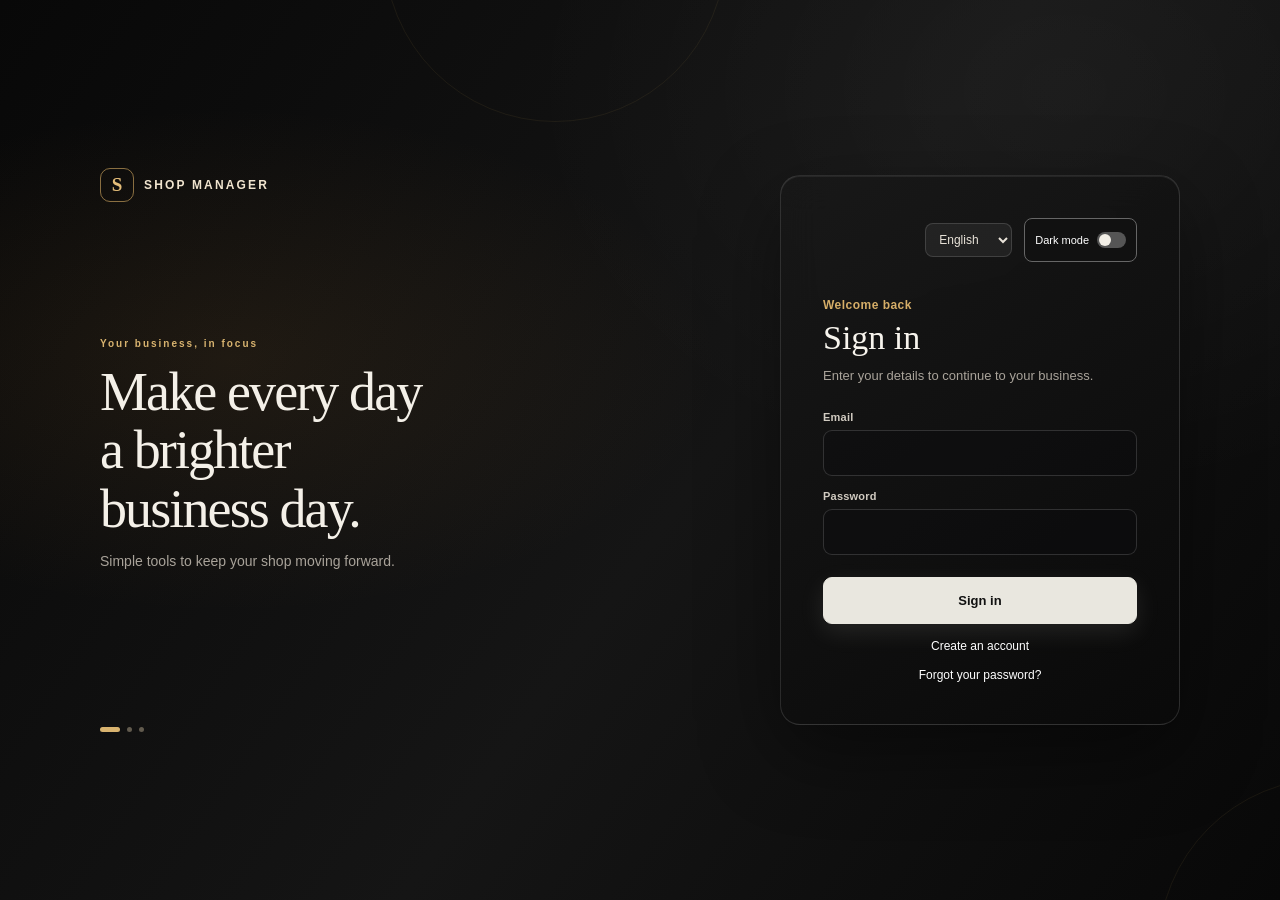
<file: frontend/index.html>
<!doctype html>
<html lang="en" data-theme="light">
  <head>
    <meta charset="UTF-8" />
    <meta name="viewport" content="width=device-width, initial-scale=1.0" />
    <title>Shop Manager</title>
    <link rel="stylesheet" href="css/style.css" />
    <link rel="manifest" href="manifest.json" />
    <meta name="theme-color" content="#2563eb" />
  </head>
  <body>
    <section class="auth-screen" id="authScreen">
      <div class="auth-layout">
        <aside class="auth-showcase" aria-hidden="true">
          <p class="auth-brand"><span class="auth-brand__icon">S</span> SHOP MANAGER</p>
          <div class="auth-showcase-copy">
            <p class="auth-kicker">Your business, in focus</p>
            <h2>Make every day a brighter business day.</h2>
            <p>Simple tools to keep your shop moving forward.</p>
          </div>
          <div class="auth-showcase-dots"><span></span><span></span><span></span></div>
        </aside>
        <form class="auth-panel" id="authForm">
          <div class="auth-toolbar">
            <label class="language-picker language-picker--compact">
              <span class="visually-hidden">Language</span>
              <select class="language-select" aria-label="Language">
                  <option value="en">English</option>
                  <option value="sw">Kiswahili</option>
                </select>
              </label>
            <button
              class="auth-theme-toggle"
              id="authThemeToggle"
              type="button"
              aria-label="Switch to light mode"
              aria-pressed="false"
            >
              <span class="auth-theme-toggle__label" id="authThemeLabel">Dark mode</span>
              <span class="auth-theme-toggle__track" aria-hidden="true"><span></span></span>
            </button>
          </div>
          <p class="auth-greeting" id="authGreeting">Welcome back</p>
          <h1 id="authTitle">Sign in</h1>
          <p class="auth-copy" id="authCopy">Manage your store operations.</p>
          <div class="form-grid" id="authFields"></div>
          <div class="auth-error" id="authError" role="alert" hidden></div>
          <button
            class="auth-submit"
            id="authSubmit"
            type="submit"
          >
            Sign in
          </button>
          <button class="text-button" id="authSwitch" type="button">
            Create an account
          </button>
          <button class="text-button" id="forgotPassword" type="button">
            Forgot your password?
          </button>
        </form>
      </div>
    </section>

    <div class="app" id="app" hidden>
      <button
        class="menu-backdrop"
        id="menuBackdrop"
        type="button"
        aria-label="Close navigation menu"
        hidden
      ></button>
      <aside class="sidebar">
        <div class="profile">
          <button
            class="avatar"
            id="userAvatar"
            type="button"
            aria-label="Change profile picture"
            title="Change profile picture"
          >
            <span id="userAvatarInitial"></span
            ><span class="avatar-edit" aria-hidden="true">+</span>
          </button>
          <input
            id="profileImageInput"
            type="file"
            accept="image/jpeg,image/png,image/webp"
            hidden
          />
          <p class="profile__name" id="userName"></p>
          <p class="profile__email" id="userEmail"></p>
        </div>
        <nav class="nav" id="nav" aria-label="Main navigation"></nav>
        <button class="nav__item nav__logout" id="logoutBtn" type="button">
          <span>↪</span><span>Sign out</span>
        </button>
      </aside>
      <main class="main">
        <header class="topbar">
          <button
            class="menu-toggle"
            id="menuToggle"
            type="button"
            aria-label="Open navigation menu"
            aria-expanded="false"
            aria-controls="nav"
          >
            <span></span><span></span><span></span>
          </button>
          <h1 class="topbar__title" id="pageTitle">Dashboard</h1>
          <div class="topbar__actions">
            <span class="api-indicator" id="apiIndicator">Connected</span>
            <label class="language-picker language-picker--compact"
              ><span class="visually-hidden">Language</span
              ><select class="language-select" aria-label="Language">
                <option value="en">English</option>
                <option value="sw">Kiswahili</option>
              </select></label
            >
            <button
              class="theme-toggle"
              id="themeToggle"
              type="button"
              aria-label="Switch to dark mode"
              aria-pressed="false"
            >
              <span class="theme-toggle__knob"></span>
            </button>
          </div>
        </header>
        <div id="view" class="view" aria-live="polite"></div>
        <div class="toast" id="toast" role="status" hidden></div>
      </main>
    </div>

    <script src="js/api.js"></script>
    <script src="js/app.js"></script>
    <script src="js/offline/database.js"></script>
    <script>
        document.addEventListener("DOMContentLoaded", async () => {
            try {
                await openOfflineDB();
                console.log("SHOPMANAGER IndexedDB is ready!");
            } catch (error) {
                console.error("IndexedDB Error:", error);
            }
        });
    </script>

    <script>
      if ("serviceWorker" in navigator) {
        window.addEventListener("load", () => {
          navigator.serviceWorker
            .register("./service-worker.js")
              .then((registration) => {
                console.log(
                  "SHOPMANAGER Service Worker registered:",
                    registration.scope
                );
              })
              .catch((error) => {
                console.error("Service Worker registration failed:", error);
              });
        });
      }
    </script>
          
  </body>
</html>
</file>
<file: frontend/css/style.css>
/* =====================================================
   style.css  -  Inventory Management Dashboard
   Sections:
     1. Theme variables (light + dark)
     2. Base / reset
     3. Layout (sidebar + main)
     4. Sidebar
     5. Top bar
     6. Cards (shared)
     7. Overview stat cards
     8. Users, Pie chart, Top stores
     9. Line chart
    10. Responsive rules
   ===================================================== */

/* ---------- 1. THEME VARIABLES ---------- */
:root {
  --bg-from: #f2f0e9;
  --bg-to: #f2f0e9;
  --sidebar: #344b4b;
  --sidebar-text: #f7f4ec;
  --surface: #f8f7f2;
  --surface-alt: #eeece5;
  --text: #292822;
  --text-muted: #625f56;
  --border: #d6d3ca;
  --accent: #4f7a93;
  --accent-light: #b5c9d6;
  --green: #e6f0e8;
  --green-border: #a9d7c3;
  --green-icon: #2f9e75;
  --red: #f8e9e3;
  --red-border: #e9a98d;
  --red-icon: #c8643a;
  --expense: #d99a6c;
  --profit: #3f8a6b;
  --shadow: 0 2px 8px rgba(0, 0, 0, 0.08);
}

[data-theme="dark"] {
  --bg-from: #080808;
  --bg-to: #080808;
  --sidebar: #111c1b;
  --sidebar-text: #f4f5f2;
  --surface: #151515;
  --surface-alt: #202020;
  --text: #ffffff;
  --text-muted: #c0c0c0;
  --border: #3a3a3a;
  --accent: #8aaec2;
  --accent-light: #3b5a6d;
  --green: #153526;
  --green-border: #2f7a60;
  --red: #3a201a;
  --red-border: #9c5a3f;
  --shadow: 0 2px 6px rgba(0, 0, 0, 0.4);
}

/* ---------- 2. BASE ---------- */
* {
  box-sizing: border-box;
  margin: 0;
  padding: 0;
}

body {
  font-family: "Nunito", "Segoe UI", Arial, sans-serif;
  color: var(--text);
  background: linear-gradient(180deg, var(--bg-from), var(--bg-to));
  min-height: 100vh;
  padding: 16px;
}

button {
  font: inherit;
  color: inherit;
  cursor: pointer;
  border: none;
  background: none;
}
ul {
  list-style: none;
}

/* Icons are inline SVG: they take the colour of their parent */
svg {
  width: 100%;
  height: 100%;
  fill: currentColor;
  display: block;
}

/* ---------- 3. LAYOUT ---------- */
.app {
  display: grid;
  grid-template-columns: 220px 1fr;
  max-width: 1280px;
  min-height: calc(100vh - 32px);
  margin: 0 auto;
  background: var(--bg-from);
  border: 4px solid #111;
  border-radius: 14px;
  overflow: hidden;
}

.main {
  display: flex;
  flex-direction: column;
  gap: 14px;
  padding: 0 14px 14px;
  background: var(--bg-from);
}
[data-theme="dark"] .main {
  background: #080808;
}

.row--middle {
  display: grid;
  grid-template-columns: 1fr 1.6fr 1.5fr;
  gap: 14px;
}

/* ---------- 4. SIDEBAR ---------- */
.sidebar {
  display: flex;
  flex-direction: column;
  background: var(--sidebar);
  color: var(--sidebar-text);
  padding: 22px 0 24px 14px;
}

.profile {
  text-align: center;
  padding-right: 14px;
  margin-bottom: 26px;
}

.avatar {
  position: relative;
  width: 62px;
  height: 62px;
  margin: 0 auto 10px;
  border-radius: 50%;
  border: 3px solid #8fb7cb;
  background: #e6eef2;
  color: var(--sidebar);
  font-size: 22px;
  font-weight: 800;
  display: grid;
  place-items: center;
  overflow: hidden;
}
.avatar img {
  width: 100%;
  height: 100%;
  object-fit: cover;
}
.avatar-edit {
  position: absolute;
  right: 0;
  bottom: 0;
  display: grid;
  width: 21px;
  height: 21px;
  place-items: center;
  border: 2px solid var(--sidebar);
  border-radius: 50%;
  background: var(--surface);
  color: var(--text);
  font-size: 15px;
  line-height: 1;
}
.avatar:focus-visible {
  outline: 3px solid #f2c14e;
  outline-offset: 3px;
}
.profile__name {
  font-size: 13px;
  font-weight: 700;
}
.profile__email {
  font-size: 9px;
  opacity: 0.75;
  margin-top: 2px;
}

.nav {
  display: flex;
  flex-direction: column;
  gap: 6px;
  flex: 1;
}

.nav__item {
  display: flex;
  align-items: center;
  gap: 12px;
  width: 100%;
  padding: 11px 16px;
  font-size: 13px;
  text-align: left;
  color: var(--sidebar-text);
  border-radius: 24px 0 0 24px; /* rounded on the left only */
  transition: background 0.2s;
}
.nav__item:hover {
  background: rgba(255, 255, 255, 0.1);
}

/* The active item looks like a tab merged into the page */
.nav__item.is-active {
  background: #f2f0e9;
  color: #263a39;
  font-weight: 700;
}
[data-theme="dark"] .nav__item.is-active {
  background: #2b3938;
  color: #ffffff;
}

.nav__icon {
  width: 16px;
  height: 16px;
  flex-shrink: 0;
}
.nav__logout {
  margin-top: auto;
}

/* ---------- 5. TOP BAR ---------- */
.topbar {
  display: flex;
  align-items: center;
  justify-content: space-between;
  gap: 12px;
  padding: 14px 4px;
  margin: 0 -14px;
  padding-inline: 18px;
  background: var(--surface);
  border-bottom: 1px solid var(--border);
}
.topbar__title {
  font-size: 21px;
  font-weight: 800;
}
.topbar__actions {
  display: flex;
  align-items: center;
  gap: 12px;
}
.menu-toggle,
.menu-backdrop {
  display: none;
}
.menu-toggle {
  width: 40px;
  height: 40px;
  flex: 0 0 40px;
  place-items: center;
  gap: 5px;
  padding: 8px;
  border: 1px solid var(--border);
  border-radius: 5px;
  background: var(--surface-alt);
}
.menu-toggle span {
  display: block;
  width: 20px;
  height: 2px;
  background: currentColor;
}
.menu-backdrop[hidden] {
  display: none;
}
.language-picker {
  display: flex;
  align-items: center;
  justify-content: space-between;
  gap: 10px;
  margin: 12px 0 8px;
  color: var(--text-muted);
  font-size: 13px;
}
.language-picker--compact {
  margin: 0;
}
.language-select {
  min-height: 34px;
  padding: 5px 9px;
  border: 1px solid var(--border);
  border-radius: 6px;
  background: var(--surface-alt);
  color: var(--text);
  font: inherit;
}
.language-picker--compact .language-select {
  min-height: 30px;
}

.search {
  display: flex;
  align-items: center;
  width: 190px;
  padding: 4px 10px;
  border: 1.5px solid var(--text);
  border-radius: 20px;
  background: var(--surface-alt);
}
.search input {
  flex: 1;
  min-width: 0;
  border: none;
  outline: none;
  background: none;
  color: var(--text);
  font-size: 12px;
}
.search__icon {
  width: 15px;
  height: 15px;
  color: var(--text-muted);
}

/* Light / dark switch */
.theme-toggle {
  position: relative;
  display: inline-grid;
  width: 48px;
  height: 44px;
  flex: 0 0 48px;
  place-items: center;
  border-radius: 8px;
  touch-action: manipulation;
}
.theme-toggle:focus-visible,
.auth-theme-toggle:focus-visible {
  outline: 2px solid #d6ae68;
  outline-offset: 2px;
}
.theme-toggle::before {
  position: absolute;
  width: 44px;
  height: 24px;
  border: 1px solid #222222;
  border-radius: 12px;
  background: #222222;
  content: "";
}
[data-theme="dark"] .theme-toggle::before {
  border-color: #e9e7df;
  background: #e9e7df;
}
.theme-toggle__knob {
  position: absolute;
  top: 15px;
  left: 5px;
  width: 14px;
  height: 14px;
  border-radius: 50%;
  background: #f2f0e9;
  pointer-events: none;
  transition: transform 0.25s;
}
[data-theme="dark"] .theme-toggle__knob {
  transform: translateX(24px);
  background: #111111;
}

.bell {
  width: 20px;
  height: 20px;
  color: #c0463a;
}

/* ---------- 6. CARDS (shared) ---------- */
.card {
  background: var(--surface);
  border-radius: 10px;
  padding: 14px 16px;
  box-shadow: var(--shadow);
}
.card__header {
  display: flex;
  justify-content: space-between;
  align-items: center;
}
.card__title {
  font-size: 14px;
  font-weight: 800;
}
.dots {
  color: var(--text-muted);
  font-weight: 700;
}

/* ---------- 7. OVERVIEW ---------- */
.overview__grid {
  display: grid;
  grid-template-columns: repeat(4, 1fr);
  gap: 14px;
  margin-top: 10px;
}

.stat {
  position: relative;
  display: flex;
  align-items: center;
  gap: 10px;
  padding: 12px;
  border: 1.5px solid;
  border-radius: 12px;
}
.stat--green {
  background: var(--green);
  border-color: var(--green-border);
}
.stat--green .stat__icon {
  color: var(--green-icon);
}
.stat--red {
  background: var(--red);
  border-color: var(--red-border);
}
.stat--red .stat__icon {
  color: var(--red-icon);
}

.stat__icon {
  width: 34px;
  height: 34px;
  padding: 7px;
  border-radius: 8px;
  background: rgba(255, 255, 255, 0.6);
  flex-shrink: 0;
}
.stat__value {
  font-size: 19px;
  font-weight: 800;
  line-height: 1.1;
}
.stat__label {
  font-size: 11px;
  color: var(--text-muted);
}

.stat__info {
  position: absolute;
  right: 6px;
  bottom: 5px;
  width: 15px;
  height: 15px;
  border-radius: 50%;
  background: var(--text);
  color: var(--surface);
  font-size: 10px;
  font-weight: 800;
  display: grid;
  place-items: center;
}

/* ---------- 8a. USERS CARD ---------- */
.users {
  display: flex;
  flex-direction: column;
}
.users__icon {
  width: 36px;
  height: 36px;
  padding: 7px;
  margin-top: 14px;
  border: 1.5px solid var(--accent);
  border-radius: 8px;
  color: var(--accent);
  background: var(--surface-alt);
}
.users__value {
  font-size: 22px;
  font-weight: 800;
  margin-top: 8px;
}
.users__label {
  font-size: 12px;
  color: var(--text-muted);
}

/* ---------- 8b. PIE CHART ---------- */
.inventory__body {
  display: flex;
  align-items: center;
  justify-content: space-around;
  gap: 16px;
  margin-top: 12px;
}

/* The pie itself is a CSS conic-gradient; main.js sets --sold */
.pie {
  --sold: 32%;
  position: relative;
  width: 120px;
  height: 120px;
  border-radius: 50%;
  background: conic-gradient(
    var(--accent-light) 0 var(--sold),
    var(--accent) var(--sold) 100%
  );
  flex-shrink: 0;
}
.pie__label {
  position: absolute;
  font-size: 12px;
  font-weight: 800;
  color: var(--text);
}
.pie__label--sold {
  top: 18%;
  right: 14%;
}
.pie__label--total {
  bottom: 24%;
  left: 18%;
  color: #fff;
}

.legend {
  display: flex;
  flex-direction: column;
  gap: 14px;
  font-size: 12px;
  font-weight: 700;
}
.legend li {
  display: flex;
  align-items: center;
  gap: 10px;
}
.legend__box {
  width: 24px;
  height: 22px;
  border-radius: 4px;
  border: 1px solid var(--border);
}
.legend__box--sold {
  background: var(--accent-light);
}
.legend__box--total {
  background: var(--accent);
}

/* ---------- 8c. TOP STORES ---------- */
.stores__list {
  display: flex;
  flex-direction: column;
  gap: 9px;
  margin-top: 14px;
}
.store {
  display: grid;
  grid-template-columns: 105px 1fr 34px;
  align-items: center;
  gap: 8px;
  font-size: 10px;
}
.store__name {
  font-weight: 600;
}
.store__track {
  height: 9px;
}
.store__bar {
  height: 100%;
  border-radius: 0 6px 6px 0;
  background: var(--accent);
  width: 0; /* animated to its real width by JS */
  transition: width 0.8s ease;
}
.store__value {
  text-align: right;
  font-weight: 600;
}
.stores__empty {
  margin-top: 20px;
  font-size: 12px;
  color: var(--text-muted);
}

/* ---------- 9. LINE CHART ---------- */
.chart__range {
  font-size: 12px;
  color: var(--text-muted);
}
.chart__canvas {
  margin-top: 6px;
}
.chart__canvas svg {
  width: 100%;
  height: auto;
  fill: none;
}

.axis-label {
  font-size: 11px;
  fill: var(--text);
  font-weight: 700;
}
.grid-line {
  stroke: var(--text-muted);
  stroke-width: 1;
  stroke-dasharray: 3 3;
  opacity: 0.6;
}
.line {
  stroke-width: 2;
}
.line--expense {
  stroke: var(--expense);
}
.line--profit {
  stroke: var(--profit);
}
.area--expense {
  fill: var(--expense);
  opacity: 0.18;
}
.area--profit {
  fill: var(--profit);
  opacity: 0.18;
}
.tag__box {
  rx: 3;
}
.tag__text {
  font-size: 9px;
  fill: #fff;
  font-weight: 700;
  text-anchor: middle;
}

/* ---------- 10. RESPONSIVE ---------- */
@media (max-width: 1000px) {
  .row--middle {
    grid-template-columns: 1fr 1fr;
  }
  .stores {
    grid-column: 1 / -1;
  }
  .overview__grid {
    grid-template-columns: repeat(2, 1fr);
  }
}

@media (max-width: 700px) {
  body {
    padding: 0;
  }
  .app {
    grid-template-columns: 1fr;
    border-radius: 0;
    border-width: 0;
  }
  .sidebar {
    padding: 14px;
  }
  .nav {
    flex-direction: row;
    flex-wrap: wrap;
  }
  .nav__item {
    width: auto;
    border-radius: 20px;
  }
  .nav__logout {
    margin-top: 8px;
  }
  .row--middle {
    grid-template-columns: 1fr;
  }
  .topbar {
    flex-wrap: wrap;
  }
  .search {
    width: 140px;
  }
}

/* ---------- API-backed workspace ---------- */
[hidden] {
  display: none !important;
}

.auth-screen {
  position: relative;
  isolation: isolate;
  display: grid;
  min-height: 100vh;
  place-items: center;
  overflow: hidden;
  width: 100vw;
  margin: -16px calc(50% - 50vw);
  padding: clamp(20px, 5vw, 64px);
  color: #f2eee6;
  background:
    radial-gradient(
      ellipse at 18% 40%,
      rgba(160, 111, 48, 0.12),
      transparent 33%
    ),
    radial-gradient(
      ellipse at 83% 10%,
      rgba(255, 255, 255, 0.04),
      transparent 36%
    ),
    linear-gradient(125deg, #080808, #151515 54%, #080808);
}
.auth-screen::before,
.auth-screen::after {
  position: absolute;
  z-index: -1;
  width: 340px;
  height: 340px;
  border: 1px solid rgba(214, 171, 95, 0.08);
  border-radius: 50%;
  content: "";
}
.auth-screen::before {
  top: -220px;
  left: 30%;
}
.auth-screen::after {
  right: -220px;
  bottom: -220px;
}
.auth-layout {
  display: grid;
  grid-template-columns: minmax(0, 1fr) minmax(320px, 400px);
  align-items: center;
  gap: clamp(28px, 5vw, 72px);
  width: min(100%, 1080px);
  min-width: 0;
}
.auth-showcase {
  position: relative;
  display: flex;
  min-width: 0;
  min-height: 580px;
  flex-direction: column;
  justify-content: space-between;
  padding: 8px 0;
}
.auth-brand {
  display: flex;
  align-items: center;
  gap: 10px;
  color: #f1e5cf;
  font-size: 12px;
  font-weight: 800;
  letter-spacing: 0.18em;
}
.auth-brand__icon {
  display: grid;
  width: 34px;
  height: 34px;
  place-items: center;
  border: 1px solid rgba(218, 176, 101, 0.6);
  border-radius: 10px;
  color: #e4bd79;
  font-family: Georgia, serif;
  font-size: 19px;
  letter-spacing: 0;
}
.auth-showcase-copy {
  max-width: 430px;
  margin-bottom: 22px;
}
.auth-kicker {
  margin-bottom: 14px;
  color: #d8b36f;
  font-size: 10px;
  font-weight: 800;
  letter-spacing: 0.2em;
}
.auth-showcase-copy h2 {
  max-width: 340px;
  color: #f4f0e8;
  font-family: Georgia, "Times New Roman", serif;
  font-size: clamp(34px, 4.4vw, 54px);
  font-weight: 400;
  letter-spacing: -0.035em;
  line-height: 1.08;
}
.auth-showcase-copy > p:last-child {
  margin-top: 15px;
  color: #a9a39a;
  font-size: 14px;
}
.auth-showcase-dots {
  display: flex;
  gap: 7px;
}
.auth-showcase-dots span {
  width: 5px;
  height: 5px;
  border-radius: 50%;
  background: #625b4e;
}
.auth-showcase-dots span:first-child {
  width: 20px;
  border-radius: 5px;
  background: #d8b36f;
}
.auth-panel {
  width: 100%;
  min-width: 0;
  padding: clamp(25px, 4vw, 42px);
  border: 1px solid rgba(255, 255, 255, 0.13);
  border-radius: 20px;
  background: linear-gradient(
    145deg,
    rgba(24, 24, 24, 0.96),
    rgba(10, 10, 10, 0.96)
  );
  box-shadow:
    0 28px 80px rgba(0, 0, 0, 0.42),
    inset 0 1px rgba(255, 255, 255, 0.07);
  backdrop-filter: blur(18px);
}
.auth-toolbar {
  display: flex;
  align-items: center;
  justify-content: flex-end;
  gap: 12px;
  margin-bottom: 36px;
}
.auth-theme-toggle {
  position: relative;
  z-index: 1;
  display: inline-flex;
  align-items: center;
  gap: 8px;
  min-height: 44px;
  padding: 6px 10px;
  border: 1px solid #666666;
  border-radius: 8px;
  background: #111111;
  color: #ffffff;
  font-size: 11px;
  touch-action: manipulation;
  user-select: none;
  -webkit-tap-highlight-color: transparent;
}
.auth-theme-toggle > * {
  pointer-events: none;
}
.auth-theme-toggle__track {
  display: flex;
  width: 29px;
  height: 16px;
  align-items: center;
  padding: 2px;
  border-radius: 10px;
  background: #555555;
  transition: background 0.2s ease;
}
.auth-theme-toggle__track > span {
  width: 12px;
  height: 12px;
  border-radius: 50%;
  background: #f2eee6;
  pointer-events: none;
  transition: transform 0.2s ease;
}
.auth-theme-toggle[aria-pressed="true"] .auth-theme-toggle__track {
  background: #e9e7df;
}
.auth-theme-toggle[aria-pressed="true"] .auth-theme-toggle__track > span {
  transform: translateX(13px);
  background: #111111;
}
.auth-theme-toggle:focus-visible {
  outline: 2px solid #f0d08f;
  outline-offset: 3px;
}
.auth-panel .language-select {
  min-height: 34px;
  border-color: rgba(255, 255, 255, 0.14);
  border-radius: 8px;
  background: rgba(255, 255, 255, 0.06);
  color: #e8e2d8;
  font-size: 12px;
}
.auth-panel .language-select option {
  color: #242424;
}
.auth-greeting {
  margin-bottom: 7px;
  color: #d6ae68;
  font-size: 12px;
  font-weight: 700;
  letter-spacing: 0.04em;
}
.auth-panel h1 {
  margin: 0;
  color: #f7f4ed;
  font-family: Georgia, "Times New Roman", serif;
  font-size: 34px;
  font-weight: 400;
}
.auth-copy {
  margin: 9px 0 25px;
  color: #a9a39a;
  font-size: 13px;
  line-height: 1.6;
}
.auth-panel .form-grid {
  grid-template-columns: 1fr;
  gap: 14px;
}
.auth-panel .field {
  gap: 7px;
  color: #d1cbc1;
  font-size: 11px;
  letter-spacing: 0.02em;
}
.auth-panel .field input,
.auth-panel .field select,
.auth-panel .field textarea {
  min-height: 46px;
  padding: 11px 13px;
  border: 1px solid rgba(255, 255, 255, 0.15);
  border-radius: 9px;
  outline: none;
  background: rgba(12, 13, 14, 0.36);
  color: #f2eee6;
  font-size: 13px;
  transition:
    border-color 0.2s,
    box-shadow 0.2s;
}
.auth-panel .field input:focus,
.auth-panel .field select:focus,
.auth-panel .field textarea:focus {
  border-color: #c69b54;
  box-shadow: 0 0 0 3px rgba(198, 155, 84, 0.13);
}
.auth-panel .field input::placeholder {
  color: #77736d;
}
.auth-submit {
  width: 100%;
  min-height: 47px;
  margin-top: 22px;
  border: 1px solid #e9e7df;
  border-radius: 9px;
  background: #e9e7df;
  box-shadow: 0 8px 24px rgba(233, 231, 223, 0.1);
  color: #111111;
  font-size: 13px;
  font-weight: 800;
  transition:
    filter 0.2s,
    transform 0.2s;
}
.auth-submit:hover {
  filter: brightness(0.94);
  transform: translateY(-1px);
}
.auth-submit:disabled {
  cursor: wait;
  filter: grayscale(0.35);
  opacity: 0.7;
}
.auth-submit:focus-visible,
.auth-panel .text-button:focus-visible {
  outline: 2px solid currentColor;
  outline-offset: 3px;
}
.auth-panel .text-button {
  margin-top: 15px;
  color: #ffffff;
  font-size: 12px;
  text-decoration: none;
}
.auth-panel .text-button:hover {
  color: #d8d8d8;
  text-decoration: underline;
  text-underline-offset: 4px;
}
.auth-error {
  padding: 10px 12px;
  margin-top: 14px;
  border: 1px solid rgba(241, 139, 112, 0.32);
  border-radius: 8px;
  color: #ffc1ad;
  background: rgba(104, 38, 26, 0.28);
  font-size: 12px;
}
.auth-error--success {
  border-color: rgba(115, 193, 145, 0.32);
  color: #a9e5bd;
  background: rgba(29, 92, 57, 0.25);
}
.auth-screen[data-auth-theme="light"] {
  color: #292822;
  background: #f2f0e9;
}
.auth-screen[data-auth-theme="light"]::before,
.auth-screen[data-auth-theme="light"]::after {
  border-color: #e5e2d9;
}
.auth-screen[data-auth-theme="light"] .auth-brand,
.auth-screen[data-auth-theme="light"] .auth-showcase-copy h2 {
  color: #292822;
}
.auth-screen[data-auth-theme="light"] .auth-kicker,
.auth-screen[data-auth-theme="light"] .auth-greeting,
.auth-screen[data-auth-theme="light"] .auth-panel .text-button {
  color: #6a512b;
}
.auth-screen[data-auth-theme="light"] .auth-panel .text-button:hover {
  color: #514d44;
}
.auth-screen[data-auth-theme="light"] .auth-showcase-copy > p:last-child {
  color: #625f56;
}
.auth-screen[data-auth-theme="light"] .auth-panel {
  border-color: #d6d3ca;
  background: #f8f7f2;
  box-shadow: 0 20px 60px rgba(0, 0, 0, 0.12);
}
.auth-screen[data-auth-theme="light"] .auth-panel h1 {
  color: #292822;
}
.auth-screen[data-auth-theme="light"] .auth-copy {
  color: #625f56;
}
.auth-screen[data-auth-theme="light"] .auth-panel .field {
  color: #39372f;
}
.auth-screen[data-auth-theme="light"] .auth-panel .field input,
.auth-screen[data-auth-theme="light"] .auth-panel .field select,
.auth-screen[data-auth-theme="light"] .auth-panel .field textarea {
  border-color: #d1cec5;
  background: #f2f0e9;
  color: #292822;
}
.auth-screen[data-auth-theme="light"] .auth-panel .language-select {
  color: #292822;
}
.auth-screen[data-auth-theme="light"] .auth-theme-toggle {
  border-color: #d1cec5;
  background: #eeece5;
  color: #292822;
}
.auth-screen[data-auth-theme="light"] .auth-theme-toggle__track > span {
  background: #f2f0e9;
}
.auth-screen[data-auth-theme="light"] .auth-theme-toggle[aria-pressed="true"] .auth-theme-toggle__track {
  background: #77736a;
}
.auth-screen[data-auth-theme="light"] .auth-theme-toggle[aria-pressed="true"] .auth-theme-toggle__track > span {
  background: #f2f0e9;
}
.auth-screen[data-auth-theme="light"] .auth-error {
  border-color: #d9a398;
  color: #6b1d12;
  background: #f8e9e3;
}
.auth-screen[data-auth-theme="light"] .auth-error--success {
  border-color: #a5cbb1;
  color: #16472b;
  background: #e6f0e8;
}
.auth-screen[data-auth-theme="light"] .auth-submit {
  border-color: #d6d3ca;
  background: #e9e7df;
  box-shadow: 0 8px 24px rgba(41, 40, 34, 0.1);
  color: #292822;
}
@media (max-width: 1100px) {
  .auth-showcase-copy h2 {
    max-width: 260px;
  }
}
@media (max-width: 900px) {
  .auth-layout {
    grid-template-columns: minmax(0, 1fr);
    gap: 20px;
    width: min(100%, 560px);
  }
  .auth-showcase {
    min-height: 235px;
  }
  .auth-showcase-copy {
    max-width: 310px;
    margin-bottom: 4px;
  }
  .auth-showcase-copy h2 {
    max-width: 290px;
    font-size: 40px;
  }
  .auth-showcase-dots {
    display: none;
  }
}
.connection-state {
  min-height: 18px;
  color: var(--text-muted);
  font-size: 12px;
  text-align: center;
}
.text-button {
  display: block;
  margin: 12px auto 0;
  color: var(--accent);
  font-size: 13px;
  text-decoration: underline;
  text-underline-offset: 3px;
}
.app {
  max-width: 1480px;
  border: 1px solid rgba(31, 58, 74, 0.3);
  border-radius: 8px;
}
.main {
  min-width: 0;
  background: var(--bg-from);
}
.view {
  display: grid;
  gap: 14px;
  min-width: 0;
}
.topbar__title {
  font-size: 20px;
}
.topbar__actions {
  min-height: 28px;
}
.api-indicator {
  color: var(--text-muted);
  font-size: 11px;
}
.metrics-grid {
  display: grid;
  grid-template-columns: repeat(4, minmax(0, 1fr));
  gap: 12px;
}
.metrics-grid--reports {
  grid-template-columns: repeat(4, minmax(0, 1fr));
}
.metric {
  display: flex;
  min-width: 0;
  flex-direction: column;
  gap: 7px;
  padding: 16px;
  border: 1px solid var(--border);
  border-top: 3px solid var(--green-icon);
  background: var(--surface);
}
.metric > span {
  color: var(--text-muted);
  font-size: 12px;
}
.metric strong {
  overflow-wrap: anywhere;
  font-size: 22px;
  line-height: 1.15;
}
.metric small {
  color: var(--text-muted);
  font-size: 11px;
}
.panel {
  min-width: 0;
  padding: 18px;
  background: var(--surface);
  border: 1px solid var(--border);
  box-shadow: var(--shadow);
}
.panel-heading {
  display: flex;
  align-items: center;
  justify-content: space-between;
  gap: 12px;
  margin-bottom: 16px;
}
.panel-heading h2 {
  font-size: 15px;
}
.eyebrow {
  color: var(--green-icon);
  font-size: 10px;
  font-weight: 800;
  letter-spacing: 0.08em;
}
.summary-grid {
  display: grid;
  grid-template-columns: repeat(3, minmax(0, 1fr));
  gap: 12px;
}
.summary-grid .metric {
  background: var(--surface-alt);
}
.trend-chart-wrap {
  overflow-x: auto;
}
.trend-chart {
  display: block;
  width: 100%;
  min-width: 680px;
  height: auto;
  overflow: visible;
}
.trend-gridline line {
  stroke: var(--border);
  stroke-dasharray: 4 5;
}
.trend-gridline text,
.trend-month {
  fill: var(--text-muted);
  font-family: inherit;
  font-size: 11px;
}
.trend-zero-line {
  stroke: var(--text-muted);
  stroke-width: 1.5;
}
.trend-bar {
  opacity: 0.86;
  transition: opacity 0.15s ease;
}
.trend-bar:hover {
  opacity: 1;
}
.trend-day-hit {
  fill: transparent;
  cursor: pointer;
  touch-action: manipulation;
}
.trend-day-hit:hover,
.trend-day-hit:focus,
.trend-day-hit.is-selected {
  fill: rgba(198, 155, 84, 0.14);
  outline: none;
}
.trend-day-hit:focus {
  stroke: rgba(198, 155, 84, 0.7);
  stroke-width: 1;
}
.trend-touch-details {
  position: sticky;
  left: 0;
  width: fit-content;
  max-width: 100%;
  padding: 8px 10px;
  margin: 4px 0 0;
  border: 1px solid var(--border);
  border-radius: 6px;
  background: var(--surface-alt);
  color: var(--text);
  font-size: 12px;
}
.trend-help {
  margin: -8px 0 14px;
  color: var(--text-muted);
  font-size: 12px;
}
.trend-section-title {
  margin: 16px 0 10px;
  font-size: 14px;
}
.trend-month-picker {
  flex: 0 0 180px;
}
.trend-legend {
  display: flex;
  flex-wrap: wrap;
  gap: 16px;
  margin: 0 0 12px;
}
.trend-legend-item {
  display: inline-flex;
  align-items: center;
  gap: 7px;
  color: var(--text-muted);
  font-size: 12px;
}
.trend-legend-item i {
  width: 10px;
  height: 10px;
  border-radius: 50%;
  background: var(--series-color);
}
.form-grid {
  display: grid;
  grid-template-columns: repeat(2, minmax(0, 1fr));
  gap: 12px;
}
.form-section-title {
  grid-column: 1 / -1;
  margin-top: 8px;
  padding-top: 10px;
  border-top: 1px solid var(--border);
}
.form-section-title:first-child {
  margin-top: 0;
  padding-top: 0;
  border-top: 0;
}
.form-section-title h3 {
  color: var(--text);
  font-size: 13px;
}
.field {
  display: flex;
  min-width: 0;
  flex-direction: column;
  gap: 6px;
  color: var(--text-muted);
  font-size: 11px;
  font-weight: 700;
}
.field--wide {
  grid-column: 1 / -1;
}
.field--compact {
  min-width: 135px;
}
.field input,
.field select,
.field textarea,
.inline-search input {
  width: 100%;
  min-width: 0;
  padding: 9px 10px;
  border: 1px solid var(--border);
  border-radius: 3px;
  background: var(--surface-alt);
  color: var(--text);
  font: inherit;
  font-size: 13px;
  outline-color: var(--green-icon);
}
.field textarea {
  min-height: 76px;
  resize: vertical;
}
.field input[type="checkbox"] {
  width: 18px;
  height: 18px;
  accent-color: var(--green-icon);
}
.field input[type="file"] {
  padding: 7px;
  font-size: 11px;
}
.file-input {
  margin-top: 6px;
}
.form-actions {
  display: flex;
  align-items: center;
  gap: 8px;
  margin-top: 14px;
}
.button {
  min-height: 36px;
  padding: 8px 13px;
  border: 1px solid transparent;
  border-radius: 3px;
  font-size: 12px;
  font-weight: 700;
}
.button:disabled {
  opacity: 0.6;
  cursor: wait;
}
.button--primary {
  color: #fff;
  background: #2f765f;
}
.button--secondary {
  border-color: var(--border);
  background: var(--surface-alt);
}
.button--danger {
  color: #fff;
  background: #a94436;
}
.button--full {
  width: 100%;
}
.mini-button {
  padding: 5px 7px;
  border: 1px solid var(--border);
  border-radius: 3px;
  background: var(--surface-alt);
  font-size: 11px;
}
.mini-button--danger {
  color: #a94436;
}
.row-actions {
  display: flex;
  gap: 6px;
  white-space: nowrap;
}
.table-wrap {
  overflow-x: auto;
}
table {
  width: 100%;
  border-collapse: collapse;
  font-size: 12px;
  text-align: left;
}
th {
  padding: 9px 10px;
  color: var(--text-muted);
  border-bottom: 1px solid var(--border);
  font-size: 10px;
  text-transform: uppercase;
}
td {
  padding: 11px 10px;
  border-bottom: 1px solid var(--border);
}
tbody tr:last-child td {
  border-bottom: 0;
}
.empty-inline,
.loading-state {
  padding: 18px 0;
  color: var(--text-muted);
  font-size: 13px;
}
.empty-state {
  padding: 28px;
  border: 1px solid var(--border);
  background: var(--surface);
}
.empty-state h2 {
  margin-bottom: 8px;
  font-size: 17px;
}
.empty-state p {
  margin-bottom: 18px;
  color: var(--text-muted);
  font-size: 13px;
}
.status {
  color: #267356;
  font-size: 11px;
  font-weight: 700;
}
.status--low {
  color: #b04a32;
}
.inline-search input {
  width: 210px;
}
.sale-lines {
  display: grid;
  gap: 10px;
  margin-top: 14px;
}
.sale-line {
  display: grid;
  grid-template-columns: minmax(0, 1fr) minmax(0, 1fr) auto;
  align-items: end;
  gap: 10px;
  padding: 10px;
  background: var(--surface-alt);
  border: 1px solid var(--border);
}
.admin-form {
  align-items: end;
}
.toast {
  position: fixed;
  right: 24px;
  bottom: 24px;
  z-index: 10;
  max-width: min(420px, calc(100vw - 32px));
  padding: 12px 16px;
  color: #fff;
  background: #2f765f;
  box-shadow: var(--shadow);
  font-size: 13px;
}
.toast--error {
  background: #a94436;
}
.visually-hidden {
  position: absolute;
  width: 1px;
  height: 1px;
  overflow: hidden;
  clip: rect(0, 0, 0, 0);
  white-space: nowrap;
}

@media (max-width: 1000px) {
  .metrics-grid,
  .metrics-grid--reports {
    grid-template-columns: repeat(2, minmax(0, 1fr));
  }
}
@media (max-width: 700px) {
  .trend-chart {
    min-width: max(680px, var(--trend-mobile-width, 680px));
  }
  .app {
    display: block;
    min-height: 100vh;
    overflow: visible;
  }
  .sidebar {
    position: fixed;
    inset: 0 auto 0 0;
    z-index: 21;
    width: min(300px, 85vw);
    overflow-y: auto;
    padding: 18px 14px;
    box-shadow: 8px 0 28px rgba(0, 0, 0, 0.2);
    transform: translateX(-105%);
    transition: transform 0.22s ease;
  }
  .app.is-menu-open .sidebar {
    transform: translateX(0);
  }
  .menu-toggle {
    display: grid;
  }
  .menu-backdrop:not([hidden]) {
    position: fixed;
    inset: 0;
    z-index: 20;
    display: block;
    background: rgba(10, 22, 29, 0.48);
  }
  .profile {
    display: grid;
    grid-template-columns: 42px 1fr;
    align-items: center;
    column-gap: 10px;
    margin: 0 0 12px;
    text-align: left;
  }
  .avatar {
    grid-row: span 2;
    width: 42px;
    height: 42px;
    margin: 0;
  }
  .profile__email {
    overflow-wrap: anywhere;
  }
  .nav {
    flex-direction: column;
    flex-wrap: nowrap;
    gap: 4px;
  }
  .nav__item {
    width: 100%;
    padding: 10px;
    border-radius: 5px;
  }
  .nav__logout {
    margin-top: 4px;
  }
  .main {
    padding: 0 10px 14px;
  }
  .topbar {
    flex-wrap: nowrap;
    gap: 8px;
    margin: 0 -10px 4px;
    padding-inline: 12px;
  }
  .topbar__title {
    min-width: 0;
    flex: 1;
    overflow-wrap: anywhere;
    font-size: 16px;
  }
  .topbar__actions {
    gap: 8px;
  }
  .api-indicator {
    display: none;
  }
  .panel {
    padding: 13px;
  }
  .summary-grid {
    grid-template-columns: 1fr;
  }
  .form-grid {
    grid-template-columns: 1fr;
  }
  .field--wide {
    grid-column: auto;
  }
  .panel-heading {
    align-items: flex-start;
  }
  .inline-search input {
    width: 145px;
  }
  .sale-line {
    grid-template-columns: minmax(0, 1fr);
  }
  .sale-line .mini-button {
    justify-self: end;
  }
  .auth-screen {
    min-height: 100vh;
    padding: 16px;
  }
  .auth-layout {
    grid-template-columns: minmax(0, 1fr);
    gap: 12px;
    width: min(100%, 460px);
  }
  .auth-showcase {
    min-height: 225px;
    padding: 4px 0 0;
  }
  .auth-showcase-copy {
    position: relative;
    z-index: 1;
    max-width: 290px;
    margin: auto 0 3px;
    padding-top: 64px;
  }
  .auth-showcase-copy h2 {
    max-width: 275px;
    font-size: 34px;
  }
  .auth-showcase-copy > p:last-child {
    max-width: 235px;
    font-size: 12px;
  }
  .auth-showcase-dots {
    display: none;
  }
  .auth-panel {
    padding: 24px;
  }
  .auth-toolbar {
    margin-bottom: 24px;
  }
}
@media (max-width: 420px) {
  .auth-screen {
    padding: 18px 14px;
  }
  .auth-showcase {
    min-height: 205px;
  }
  .auth-showcase-copy {
    max-width: 245px;
    padding-top: 45px;
  }
  .auth-showcase-copy h2 {
    max-width: 235px;
    font-size: 29px;
  }
  .auth-kicker {
    font-size: 9px;
  }
  .auth-panel {
    padding: 21px 18px;
  }
}
</file>
